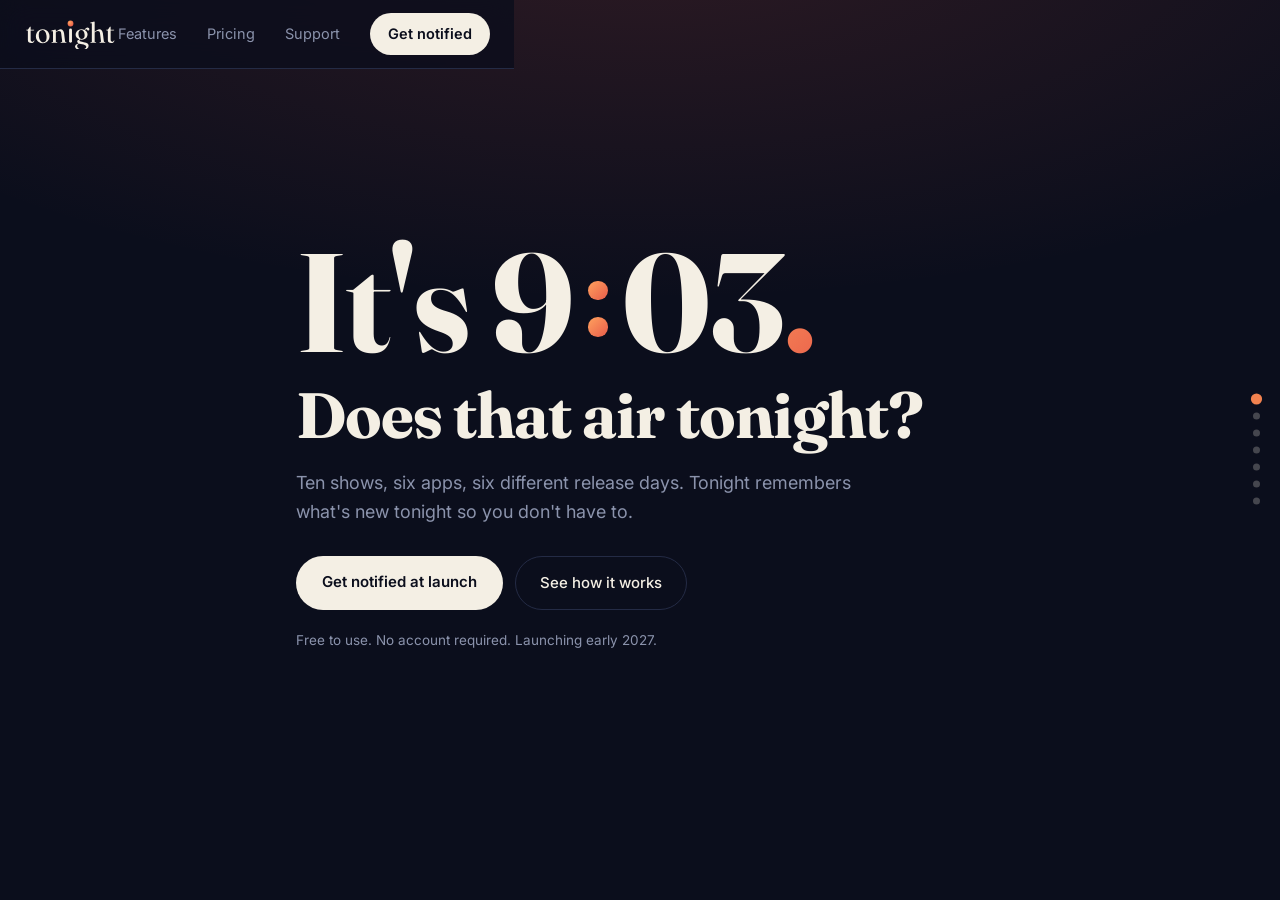
<file: index.html>
<!doctype html>
<html lang="en">
<head>
<meta charset="UTF-8" />
<meta name="viewport" content="width=device-width, initial-scale=1" />
<meta name="theme-color" content="#0B0E1C" />
<title>Tonight — It's 9:03 PM. Does that air tonight?</title>
<meta name="description" content="Tonight opens on what actually dropped for the shows you follow. Episode tracking, new releases, and where to watch — in one evening-shaped app." />
<link rel="icon" href="assets/icon.png" />
<link rel="preconnect" href="https://fonts.googleapis.com">
<link rel="preconnect" href="https://fonts.gstatic.com" crossorigin>
<link href="https://fonts.googleapis.com/css2?family=Fraunces:ital,opsz,wght@0,9..144,400;0,9..144,500;0,9..144,700;1,9..144,400&family=Inter:wght@400;500;600;700&display=swap" rel="stylesheet">
<link rel="stylesheet" href="style.css">
<style>
  /* ── Cinematic scroll-snap layer ──────────────────────────────────────
     Everything visual (color, type, spacing) still comes from style.css.
     This block only adds: full-viewport panels, snap behavior, the
     fixed header override, progress dots, and the reveal-on-enter
     animation for each panel's content. ─────────────────────────────── */

  header{ position:fixed; } /* sticky needs a scrolling ancestor; ours is #scroller, not the doc */

  .scroller{
    height:100vh;
    overflow-y:scroll;
    scroll-snap-type:y mandatory;
    scroll-behavior:smooth;
  }
  .panel{
    min-height:100vh;
    scroll-snap-align:start;
    scroll-snap-stop:always;
    display:flex;
    align-items:center;
  }
  .panel > .wrap{ width:100%; }
  .panel:first-of-type{ padding-top:60px; }
  @media (min-width:1024px){ .panel:first-of-type{ padding-top:68px; } }

  .panel .hero-title, .panel .hero-sub, .panel .hero-actions, .panel .hero-meta,
  .panel .stamp, .panel .beat-copy h2, .panel .beat-copy p, .panel .tag,
  .panel .phone, .panel .section-title, .panel .tiers,
  .panel .close-title, .panel .close-sub, .panel .capture, .panel .close-fine,
  .panel .foot-row{
    opacity:0;
    transform:translateY(22px);
  }
  .panel.in-view .hero-title, .panel.in-view .hero-sub, .panel.in-view .hero-actions, .panel.in-view .hero-meta,
  .panel.in-view .stamp, .panel.in-view .beat-copy h2, .panel.in-view .beat-copy p, .panel.in-view .tag,
  .panel.in-view .phone, .panel.in-view .section-title, .panel.in-view .tiers,
  .panel.in-view .close-title, .panel.in-view .close-sub, .panel.in-view .capture, .panel.in-view .close-fine,
  .panel.in-view .foot-row{
    opacity:1;
    transform:translateY(0);
    transition:opacity .7s ease, transform .7s cubic-bezier(.22,.9,.32,1);
  }
  .panel.in-view .stamp                          { transition-delay:.05s; }
  .panel.in-view .hero-title, .panel.in-view .beat-copy h2,
  .panel.in-view .section-title, .panel.in-view .close-title { transition-delay:.12s; }
  .panel.in-view .hero-sub, .panel.in-view .beat-copy p,
  .panel.in-view .close-sub                      { transition-delay:.2s; }
  .panel.in-view .tag, .panel.in-view .tiers      { transition-delay:.28s; }
  .panel.in-view .hero-actions, .panel.in-view .hero-meta,
  .panel.in-view .capture                        { transition-delay:.32s; }
  .panel.in-view .phone                          { transition-delay:.34s; }
  .panel.in-view .close-fine                     { transition-delay:.4s; }
  .panel.in-view .foot-row                       { transition-delay:.46s; }

  .progress{
    position:fixed; right:20px; top:50%; transform:translateY(-50%);
    display:flex; flex-direction:column; gap:10px; z-index:55;
  }
  .progress button{
    width:7px; height:7px; padding:0; border-radius:50%; border:none;
    background:rgba(244,239,228,.25); cursor:pointer;
    transition:background .3s ease, transform .3s ease;
  }
  .progress button.active{ background:var(--accent); transform:scale(1.6); }
  @media (max-width:640px){ .progress{ display:none; } }

  .close .foot-row{ margin-top:56px; padding-top:24px; border-top:1px solid var(--panel-line); }

  @media (prefers-reduced-motion:reduce){
    .scroller{ scroll-snap-type:none; overflow-y:visible; height:auto; }
    .panel{ min-height:auto; }
    .panel .hero-title,.panel .hero-sub,.panel .hero-actions,.panel .hero-meta,
    .panel .stamp,.panel .beat-copy h2,.panel .beat-copy p,.panel .tag,
    .panel .phone,.panel .section-title,.panel .tiers,
    .panel .close-title,.panel .close-sub,.panel .capture,.panel .close-fine,
    .panel .foot-row{ opacity:1!important; transform:none!important; transition:none!important; }
  }
</style>
</head>
<body>

<a class="skip" href="#main">Skip to content</a>

<svg width="0" height="0" style="position:absolute" aria-hidden="true">
  <symbol id="ps-cluster" viewBox="0 0 66 14">
    <rect x="0"  y="8"   width="3" height="4"   rx="1" fill="currentColor"/>
    <rect x="5"  y="6"   width="3" height="6"   rx="1" fill="currentColor"/>
    <rect x="10" y="4"   width="3" height="8"   rx="1" fill="currentColor"/>
    <rect x="15" y="2"   width="3" height="10"  rx="1" fill="currentColor"/>
    <path d="M23 6.2a7.2 7.2 0 0 1 9 0" stroke="currentColor" stroke-width="1.6" fill="none" stroke-linecap="round"/>
    <path d="M25.2 8.6a4 4 0 0 1 4.6 0" stroke="currentColor" stroke-width="1.6" fill="none" stroke-linecap="round"/>
    <circle cx="27.5" cy="11" r="1.2" fill="currentColor"/>
    <rect x="40" y="3" width="22" height="11" rx="3" stroke="currentColor" stroke-width="1.2" fill="none" opacity=".5" transform="translate(0,-1.5)"/>
    <rect x="41.6" y="4.6" width="13" height="7.8" rx="1.8" fill="currentColor" transform="translate(0,-1.5)"/>
    <path d="M63.4 5.6v3.2a1.8 1.8 0 0 0 0-3.2z" fill="currentColor" opacity=".5"/>
  </symbol>
</svg>

<header>
  <nav class="wrap">
    <a class="brand" href="#panel-0" data-jump="0" aria-label="Tonight home"><img class="brand-wordmark" src="assets/wordmark.svg" alt="Tonight" width="120" height="37"></a>
    <div class="nav-links">
      <a href="#panel-1" data-jump="1">Features</a>
      <a href="#panel-5" data-jump="5">Pricing</a>
      <a href="support.html">Support</a>
      <a class="nav-cta" href="#panel-6" data-jump="6">Get notified</a>
    </div>
  </nav>
</header>

<div class="progress" id="progress" role="tablist" aria-label="Section navigation"></div>

<div class="scroller" id="scroller">
<main id="main">

<!-- 9:03 -->
<section class="hero panel" id="panel-0">
  <div class="wrap hero-inner">
    <h1 class="hero-title">
      <span class="hero-lede">
        It's 9<span class="hero-colon"><span class="hero-dot"></span><span class="hero-dot"></span></span>03<span class="dot">.</span>
      </span>
      <span class="hero-payoff">Does that air tonight?</span>
    </h1>
    <p class="hero-sub">Ten shows, six apps, six different release days. Tonight remembers what's new tonight so you don't have to.</p>
    <div class="hero-actions">
      <a class="btn-primary" href="#panel-6" data-jump="6">Get notified at launch</a>
      <a class="btn-ghost" href="#panel-1" data-jump="1">See how it works</a>
    </div>
    <p class="hero-meta">Free to use. No account required. Launching early 2027.</p>
  </div>
</section>

<!-- 9:04 -->
<section class="beat beat--panel panel" id="panel-1">
  <div class="wrap beat-grid">
    <div class="beat-copy">
      <p class="stamp">9:04 PM</p>
      <h2>Four new episodes. Not four thousand titles.</h2>
      <p>Tonight opens on what actually dropped for the shows you follow, this evening, this week, and what you let slip. No digging through six release calendars to find out.</p>
      <p class="tag">Free</p>
    </div>
    <div class="beat-visual">
      <div class="phone" style="--w:292px;">
        <div class="phone-island" aria-hidden="true"></div>
        <div class="phone-status">
          <span class="ps-time">9:04</span>
          <svg class="ps-cluster" viewBox="0 0 66 14" aria-hidden="true"><use href="#ps-cluster"/></svg>
        </div>
        <div class="phone-screen">
          <img src="assets/shot-tonight.png" alt="Tonight's list of new episodes, with what's coming next on your watchlist below it." loading="lazy" width="540" height="1157">
        </div>
      </div>
    </div>
  </div>
</section>
  
<!-- 9:06 -->
<section class="beat panel" id="panel-2">
  <div class="wrap beat-grid beat-grid--flip">
    <div class="beat-copy">
      <p class="stamp">9:06 PM</p>
      <h2>Fourteen shows in progress. Tonight remembers every one.</h2>
      <p>Mark an episode, mark a season, it'll let you know when the next one airs. You'll never have to remember what you're watching, or forget that you were.</p>
      <p class="tag">Free</p>
    </div>
    <div class="beat-visual">
      <div class="phone" style="--w:292px;">
        <div class="phone-island" aria-hidden="true"></div>
        <div class="phone-status">
          <span class="ps-time">9:06</span>
          <svg class="ps-cluster" viewBox="0 0 66 14" aria-hidden="true"><use href="#ps-cluster"/></svg>
        </div>
        <div class="phone-screen">
          <img src="assets/shot-watchlist.png" alt="The Watchlist screen: 14 in progress, 109 completed, with American Horror Story queued up next." loading="lazy" width="540" height="1157">
        </div>
      </div>
    </div>
  </div>
</section>

<!-- 9:07 -->
<section class="beat beat--panel panel" id="panel-3">
  <div class="wrap beat-grid">
    <div class="beat-copy">
      <p class="stamp">9:07 PM</p>
      <h2>It's on one of the six you pay for.</h2>
      <p>Tell Tonight which services you have, and every show says where to watch it, yours first. No more opening three apps to find out the answer was the second one.</p>
      <p class="tag">Free</p>
    </div>
    <div class="beat-visual">
      <div class="phone" style="--w:292px;">
        <div class="phone-island" aria-hidden="true"></div>
        <div class="phone-status">
          <span class="ps-time">9:07</span>
          <svg class="ps-cluster" viewBox="0 0 66 14" aria-hidden="true"><use href="#ps-cluster"/></svg>
        </div>
        <div class="phone-screen">
          <img src="assets/shot-detail.png" alt="A show page with streaming availability, showing the service you already subscribe to first." loading="lazy" width="540" height="1157">
        </div>
      </div>
    </div>
  </div>
</section>

<!-- Later -->
<section class="beat beat--offclock panel" id="panel-4">
  <div class="wrap beat-grid beat-grid--flip">
    <div class="beat-copy">
      <p class="stamp stamp--soft">Later, when tonight's answer isn't enough.</p>
      <h2>When you're looking for that new favorite.</h2>
      <p>Recommendations built from what you've actually finished, not from what a studio paid to put in front of you. Trending, new releases, and shows that fit the evening you're in.</p>
      <p class="tag tag--premium">Tonight+</p>
    </div>
    <div class="beat-visual">
      <div class="phone" style="--w:292px;">
        <div class="phone-island" aria-hidden="true"></div>
        <div class="phone-status">
          <span class="ps-time">10:42</span>
          <svg class="ps-cluster" viewBox="0 0 66 14" aria-hidden="true"><use href="#ps-cluster"/></svg>
        </div>
        <div class="phone-screen">
          <img src="assets/shot-recs.png" alt="The Discover screen with personalized recommendations based on shows you've finished." loading="lazy" width="540" height="1157">
        </div>
      </div>
    </div>
  </div>
</section>

<!-- Pricing -->
<section class="pricing panel" id="panel-5">
  <div class="wrap">
    <p class="stamp stamp--center">Pricing</p>
    <h2 class="section-title">The evening part is free.</h2>
    <div class="tiers">
      <div class="tier">
        <p class="tier-name">Free</p>
        <p class="tier-price">$0<span>/forever</span></p>
        <ul class="tier-list">
          <li>Tonight's new episodes</li>
          <li>Episode &amp; season tracking</li>
          <li>Unlimited watchlist</li>
          <li>Streaming availability</li>
          <li>New releases &amp; trending</li>
          <li>No account required</li>
        </ul>
      </div>
      <div class="tier tier--premium">
        <p class="tier-name">Tonight+</p>
        <p class="tier-price">$2.99<span>/month</span> or $25.00<span>/year</span></p>
        <ul class="tier-list">
          <li>Everything in Free</li>
          <li>Recommendations built from your own history</li>
          <li>No ads. Your watch history is never sold or shared.</li>
          <li>More on the way</li>
        </ul>
      </div>
    </div>
  </div>
</section>

<!-- 9:11 -->
<section class="close panel" id="panel-6">
  <div class="wrap close-inner">
    <p class="stamp">9:11 PM</p>
    <h2 class="close-title">You're eight minutes in and already watching.</h2>
    <p class="close-sub">Tonight is coming to iPhone and Android in early 2027. Leave your email and we'll tell you the day it's live, nothing else, ever.</p>

    <form class="capture" action="https://formsubmit.co/ajax/support.tonight@gmail.com" method="post" data-capture>
      <label class="sr-only" for="email">Email address</label>
      <input id="email" name="email" type="email" required autocomplete="email" inputmode="email" placeholder="your@email.com">
      <input type="hidden" name="_subject" value="New Tonight signup">
      <input type="hidden" name="_template" value="table">
      <input type="hidden" name="_captcha" value="false">
      <input type="text" name="_gotcha" tabindex="-1" autocomplete="off" style="position:absolute;left:-9999px" aria-hidden="true">
      <button class="btn-primary" type="submit">Notify me</button>
    </form>
    <p class="capture-status" role="status" aria-live="polite"></p>
    <p class="close-fine">One email. No newsletter, no partners.</p>

    <div class="foot-row">
      <div class="foot-brand">
        <a href="index.html" aria-label="Tonight home">
          <img class="brand-wordmark" src="assets/wordmark.svg" alt="Tonight" width="90" height="28">
        </a>
      </div>
      <nav class="foot-links" aria-label="Footer">
        <a href="support.html">Support</a>
        <a href="privacy.html">Privacy Policy</a>
        <a href="terms.html">Terms of Service</a>
      </nav>
      <p class="foot-copy">&copy; 2026 Tonight. Show data from TMDB. Streaming data via JustWatch.</p>
    </div>
  </div>
</section>

</main>
</div>

<a class="sticky-cta" href="#panel-6" data-jump="6" data-sticky>Get notified</a>

<script>
(function () {
  var panels = Array.from(document.querySelectorAll('.panel'));
  var progressEl = document.getElementById('progress');

  var dots = panels.map(function (p, i) {
    var b = document.createElement('button');
    b.setAttribute('aria-label', 'Go to section ' + (i + 1));
    b.addEventListener('click', function () { jumpTo(i); });
    progressEl.appendChild(b);
    return b;
  });

  function jumpTo(idx) {
    if (idx < 0 || idx >= panels.length) return;
    panels[idx].scrollIntoView({ behavior: 'smooth', block: 'start' });
  }

  document.querySelectorAll('[data-jump]').forEach(function (el) {
    el.addEventListener('click', function (e) {
      e.preventDefault();
      jumpTo(parseInt(el.getAttribute('data-jump'), 10));
    });
  });

  if ('IntersectionObserver' in window) {
    var io = new IntersectionObserver(function (entries) {
      entries.forEach(function (entry) {
        var idx = panels.indexOf(entry.target);
        if (entry.isIntersecting) {
          entry.target.classList.add('in-view');
          dots.forEach(function (d, i) { d.classList.toggle('active', i === idx); });
        } else {
          entry.target.classList.remove('in-view');
        }
      });
    }, { threshold: 0.55 });
    panels.forEach(function (p) { io.observe(p); });
  } else {
    panels.forEach(function (p) { p.classList.add('in-view'); });
  }
})();

(function () {
  var cta = document.querySelector('[data-sticky]');
  var panels = Array.from(document.querySelectorAll('.panel'));
  var hero = panels[0];
  var close = panels[panels.length - 1];
  if (!cta || !hero || !close || !('IntersectionObserver' in window)) return;

  var pastHero = false, atClose = false;
  function sync() { cta.classList.toggle('is-on', pastHero && !atClose); }

  new IntersectionObserver(function (e) {
    pastHero = !e[0].isIntersecting; sync();
  }, { threshold: 0 }).observe(hero);

  new IntersectionObserver(function (e) {
    atClose = e[0].isIntersecting; sync();
  }, { threshold: 0.15 }).observe(close);
})();

(function () {
  var form = document.querySelector('[data-capture]');
  if (!form) return;
  var status = document.querySelector('.capture-status');

  form.addEventListener('submit', function (e) {
    e.preventDefault();
    form.setAttribute('data-busy', '');
    status.className = 'capture-status';
    status.textContent = 'One moment…';

    fetch(form.action, {
      method: 'POST',
      body: new FormData(form),
      headers: { accept: 'application/json' }
    })
      .then(function (r) { return r.json().catch(function () { return { success: r.ok ? 'true' : 'false' }; }); })
      .then(function (d) {
        if (d.success !== 'true' && d.success !== true) throw new Error(d.message || 'Something went wrong.');
        form.hidden = true;
        status.className = 'capture-status is-ok';
        status.textContent = "You're on the list. We'll email you the day it's live.";
      })
      .catch(function (err) {
        status.className = 'capture-status is-err';
        status.textContent = err.message || "Couldn't sign you up — try again in a moment.";
      })
      .finally(function () { form.removeAttribute('data-busy'); });
  });
})();
</script>

</body>
</html>
</file>
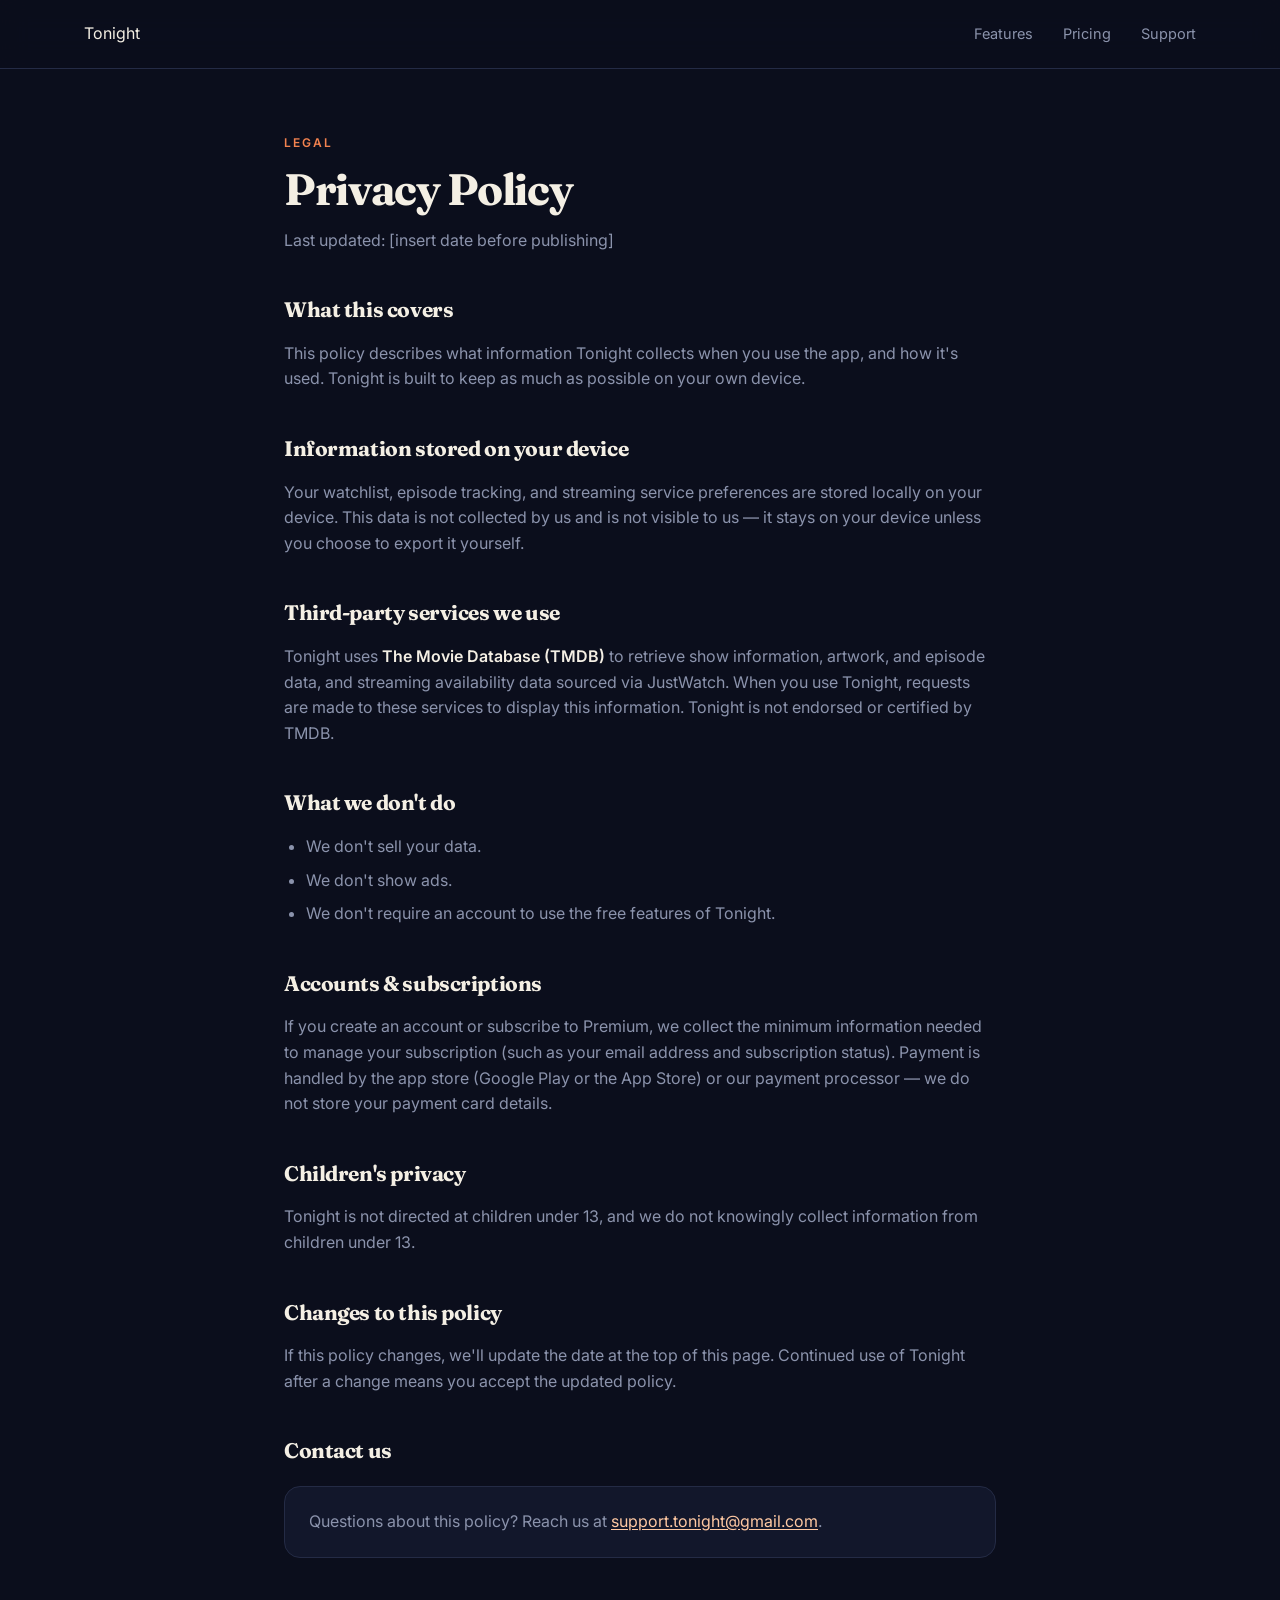
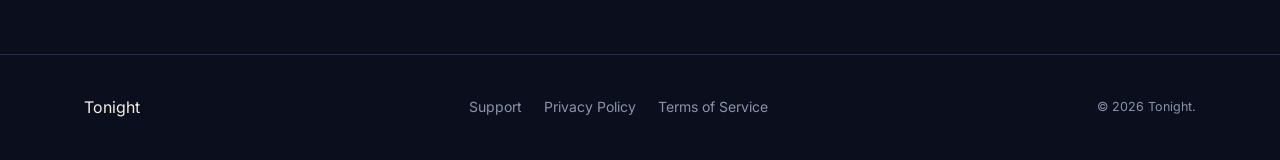
<file: privacy-1.html>
<!doctype html>
<html lang="en">
<head>
<meta charset="UTF-8" />
<meta name="viewport" content="width=device-width, initial-scale=1" />
<title>Privacy Policy — Tonight</title>
<link rel="icon" href="data:image/svg+xml,%3Csvg xmlns='http://www.w3.org/2000/svg' viewBox='0 0 100 100'%3E%3Cdefs%3E%3ClinearGradient id='g' x1='0' y1='0' x2='1' y2='1'%3E%3Cstop offset='0' stop-color='%23F5A85A'/%3E%3Cstop offset='1' stop-color='%23E8664B'/%3E%3C/linearGradient%3E%3C/defs%3E%3Crect width='100' height='100' rx='22' fill='%230B0E1C'/%3E%3Ccircle cx='50' cy='50' r='26' fill='url(%23g)'/%3E%3C/svg%3E" />
<link rel="preconnect" href="https://fonts.googleapis.com">
<link rel="preconnect" href="https://fonts.gstatic.com" crossorigin>
<link href="https://fonts.googleapis.com/css2?family=Fraunces:opsz,wght@9..144,400;9..144,500;9..144,600&family=Inter:wght@400;500;600&display=swap" rel="stylesheet">
<link rel="stylesheet" href="style.css">
</head>
<body>

<header>
  <nav class="wrap">
    <a class="brand" href="index.html">Tonight<span class="dot dot-live"></span></a>
    <div class="nav-links">
      <a href="index.html#features">Features</a>
      <a href="index.html#pricing">Pricing</a>
      <a href="support.html">Support</a>
    </div>
  </nav>
</header>

<section class="wrap legal">
  <div class="kicker">Legal</div>
  <h1>Privacy Policy</h1>
  <p class="updated">Last updated: [insert date before publishing]</p>

  <!--
    DRAFT NOTICE (remove before publishing): this is a starting template,
    not legal advice. Have it reviewed before it goes live, and keep it
    in sync with what the app actually collects as that changes —
    especially once accounts, subscriptions, or push notifications ship.
  -->

  <h2>What this covers</h2>
  <p>This policy describes what information Tonight collects when you use the app, and how it's used. Tonight is built to keep as much as possible on your own device.</p>

  <h2>Information stored on your device</h2>
  <p>Your watchlist, episode tracking, and streaming service preferences are stored locally on your device. This data is not collected by us and is not visible to us — it stays on your device unless you choose to export it yourself.</p>

  <h2>Third-party services we use</h2>
  <p>Tonight uses <strong>The Movie Database (TMDB)</strong> to retrieve show information, artwork, and episode data, and streaming availability data sourced via JustWatch. When you use Tonight, requests are made to these services to display this information. Tonight is not endorsed or certified by TMDB.</p>

  <h2>What we don't do</h2>
  <ul>
    <li>We don't sell your data.</li>
    <li>We don't show ads.</li>
    <li>We don't require an account to use the free features of Tonight.</li>
  </ul>

  <h2>Accounts &amp; subscriptions</h2>
  <p>If you create an account or subscribe to Premium, we collect the minimum information needed to manage your subscription (such as your email address and subscription status). Payment is handled by the app store (Google Play or the App Store) or our payment processor — we do not store your payment card details.</p>

  <h2>Children's privacy</h2>
  <p>Tonight is not directed at children under 13, and we do not knowingly collect information from children under 13.</p>

  <h2>Changes to this policy</h2>
  <p>If this policy changes, we'll update the date at the top of this page. Continued use of Tonight after a change means you accept the updated policy.</p>

  <h2>Contact us</h2>
  <div class="support-card">
    <p style="margin-bottom:0;">Questions about this policy? Reach us at <a href="mailto:support.tonight@gmail.com">support.tonight@gmail.com</a>.</p>
  </div>
</section>

<footer>
  <div class="wrap foot-row">
    <div class="foot-brand">
      <span class="dot"></span>
      <span class="foot-word">Tonight</span>
    </div>
    <div class="foot-links">
      <a href="support.html">Support</a>
      <a href="privacy.html">Privacy Policy</a>
      <a href="terms.html">Terms of Service</a>
    </div>
    <p class="foot-copy">&copy; 2026 Tonight.</p>
  </div>
</footer>

</body>
</html>
</file>
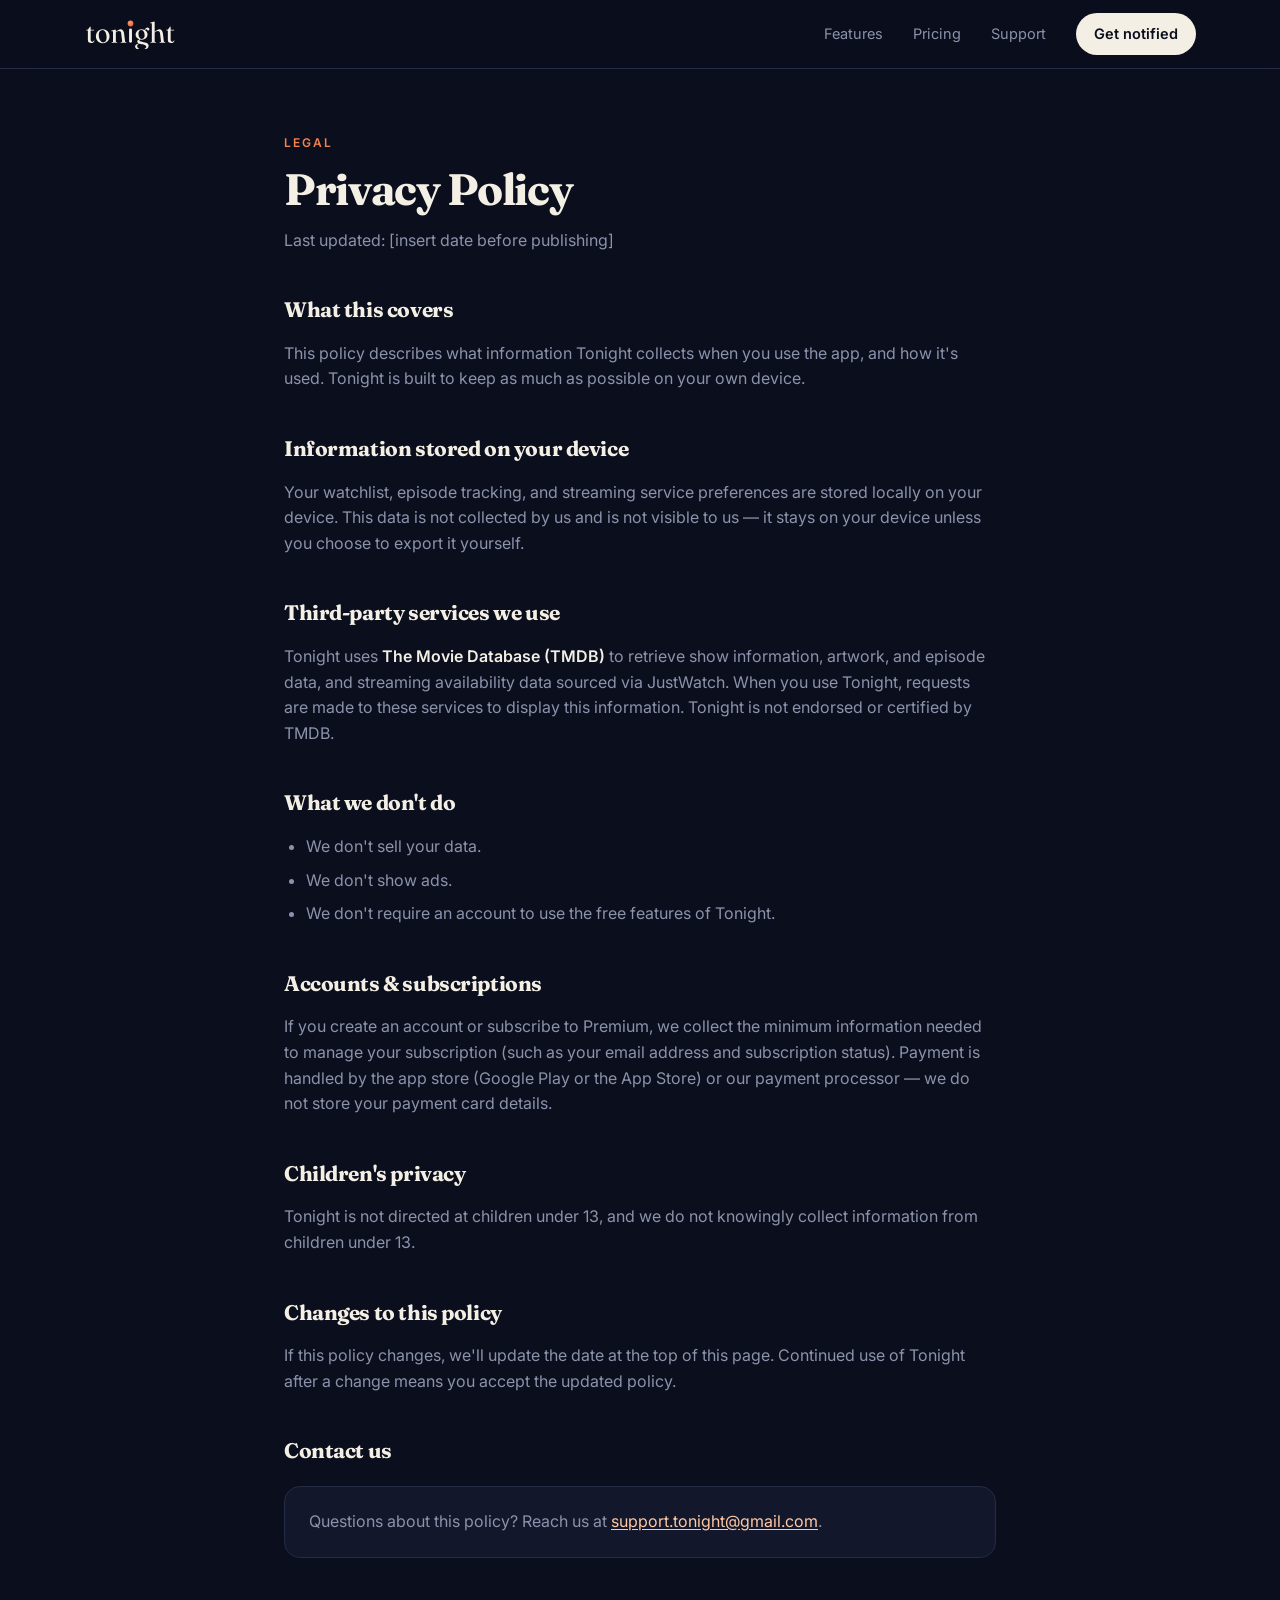
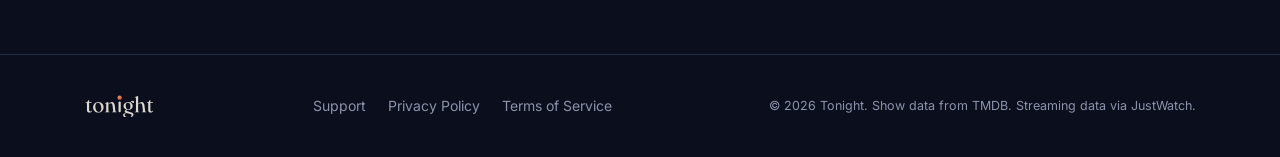
<file: privacy.html>
<!doctype html>
<html lang="en">
<head>
<meta charset="UTF-8" />
<meta name="viewport" content="width=device-width, initial-scale=1" />
<meta name="theme-color" content="#0B0E1C" />
<title>Privacy Policy — Tonight</title>
<link rel="icon" href="assets/icon.png" />
<link rel="preconnect" href="https://fonts.googleapis.com">
<link rel="preconnect" href="https://fonts.gstatic.com" crossorigin>
<link href="https://fonts.googleapis.com/css2?family=Fraunces:ital,opsz,wght@0,9..144,400;0,9..144,500;0,9..144,700;1,9..144,400&family=Inter:wght@400;500;600;700&display=swap" rel="stylesheet">
<link rel="stylesheet" href="style.css">
</head>
<body>

<a class="skip" href="#legal-main">Skip to content</a>

<header>
  <nav class="wrap">
    <a class="brand" href="index.html" aria-label="Tonight home"><img class="brand-wordmark" src="assets/wordmark.svg" alt="Tonight" width="120" height="37"></a>
    <div class="nav-links">
      <a href="index.html#beat-0904">Features</a>
      <a href="index.html#pricing">Pricing</a>
      <a href="support.html">Support</a>
      <a class="nav-cta" href="index.html#notify">Get notified</a>
    </div>
  </nav>
</header>

<section class="wrap legal" id="legal-main">
  <div class="kicker">Legal</div>
  <h1>Privacy Policy</h1>
  <p class="updated">Last updated: [insert date before publishing]</p>

  <!--
    DRAFT NOTICE (remove before publishing): this is a starting template,
    not legal advice. Have it reviewed before it goes live, and keep it
    in sync with what the app actually collects as that changes —
    especially once accounts, subscriptions, or push notifications ship.
  -->

  <h2>What this covers</h2>
  <p>This policy describes what information Tonight collects when you use the app, and how it's used. Tonight is built to keep as much as possible on your own device.</p>

  <h2>Information stored on your device</h2>
  <p>Your watchlist, episode tracking, and streaming service preferences are stored locally on your device. This data is not collected by us and is not visible to us — it stays on your device unless you choose to export it yourself.</p>

  <h2>Third-party services we use</h2>
  <p>Tonight uses <strong>The Movie Database (TMDB)</strong> to retrieve show information, artwork, and episode data, and streaming availability data sourced via JustWatch. When you use Tonight, requests are made to these services to display this information. Tonight is not endorsed or certified by TMDB.</p>

  <h2>What we don't do</h2>
  <ul>
    <li>We don't sell your data.</li>
    <li>We don't show ads.</li>
    <li>We don't require an account to use the free features of Tonight.</li>
  </ul>

  <h2>Accounts &amp; subscriptions</h2>
  <p>If you create an account or subscribe to Premium, we collect the minimum information needed to manage your subscription (such as your email address and subscription status). Payment is handled by the app store (Google Play or the App Store) or our payment processor — we do not store your payment card details.</p>

  <h2>Children's privacy</h2>
  <p>Tonight is not directed at children under 13, and we do not knowingly collect information from children under 13.</p>

  <h2>Changes to this policy</h2>
  <p>If this policy changes, we'll update the date at the top of this page. Continued use of Tonight after a change means you accept the updated policy.</p>

  <h2>Contact us</h2>
  <div class="support-card">
    <p style="margin-bottom:0;">Questions about this policy? Reach us at <a href="mailto:support.tonight@gmail.com">support.tonight@gmail.com</a>.</p>
  </div>
</section>

<footer>
  <div class="wrap foot-row">
    <div class="foot-brand">
      <a href="index.html" aria-label="Tonight home">
        <img class="brand-wordmark" src="assets/wordmark.svg" alt="Tonight" width="90" height="28">
      </a>
    </div>
    <nav class="foot-links" aria-label="Footer">
      <a href="support.html">Support</a>
      <a href="privacy.html">Privacy Policy</a>
      <a href="terms.html">Terms of Service</a>
    </nav>
    <p class="foot-copy">&copy; 2026 Tonight. Show data from TMDB. Streaming data via JustWatch.</p>
  </div>
</footer>

</body>
</html>
</file>
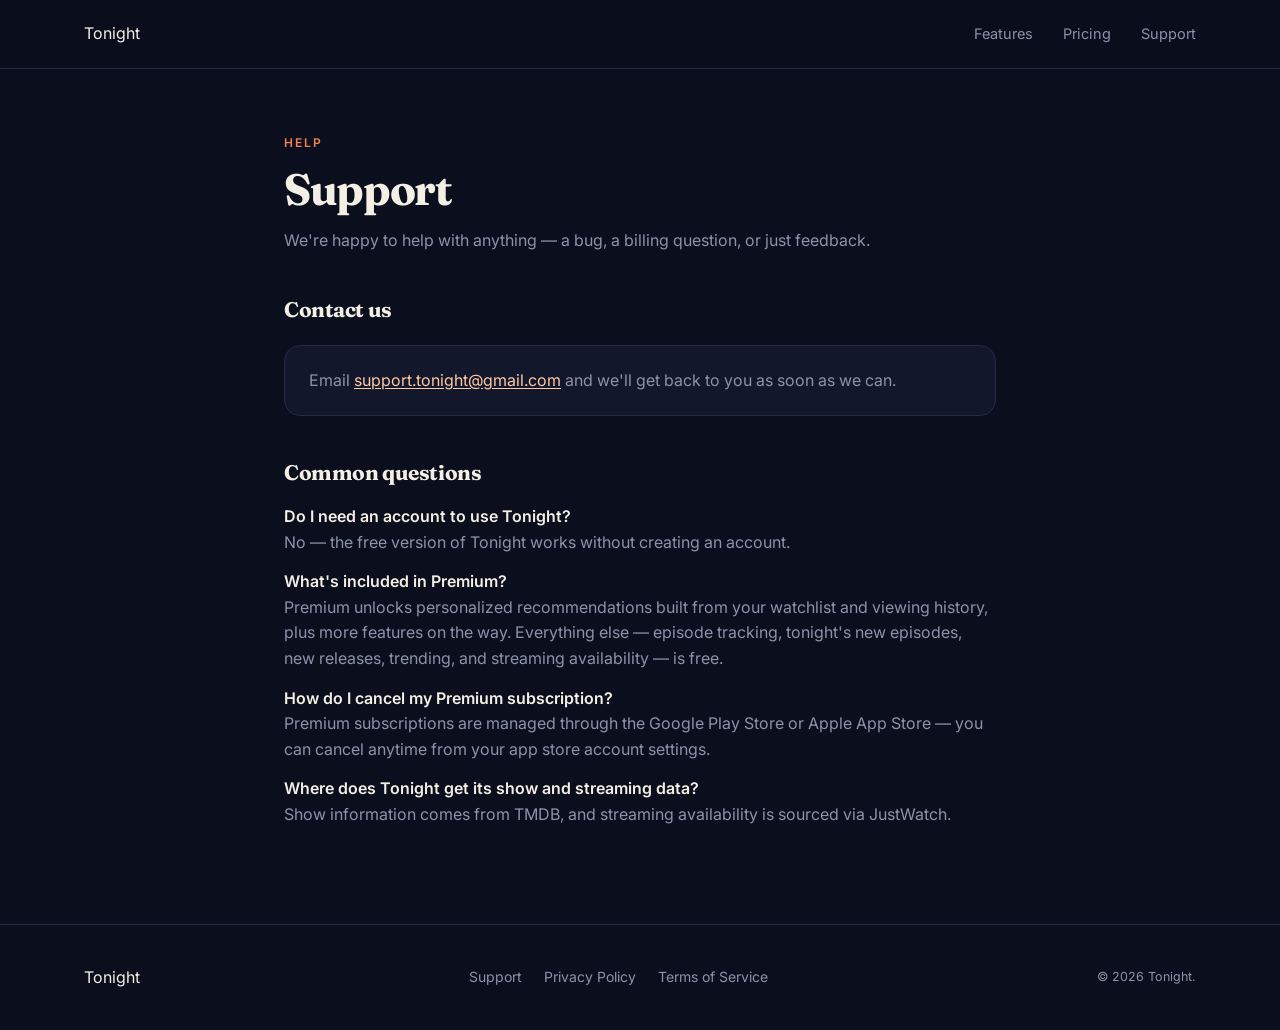
<file: support-1.html>
<!doctype html>
<html lang="en">
<head>
<meta charset="UTF-8" />
<meta name="viewport" content="width=device-width, initial-scale=1" />
<title>Support — Tonight</title>
<link rel="icon" href="data:image/svg+xml,%3Csvg xmlns='http://www.w3.org/2000/svg' viewBox='0 0 100 100'%3E%3Cdefs%3E%3ClinearGradient id='g' x1='0' y1='0' x2='1' y2='1'%3E%3Cstop offset='0' stop-color='%23F5A85A'/%3E%3Cstop offset='1' stop-color='%23E8664B'/%3E%3C/linearGradient%3E%3C/defs%3E%3Crect width='100' height='100' rx='22' fill='%230B0E1C'/%3E%3Ccircle cx='50' cy='50' r='26' fill='url(%23g)'/%3E%3C/svg%3E" />
<link rel="preconnect" href="https://fonts.googleapis.com">
<link rel="preconnect" href="https://fonts.gstatic.com" crossorigin>
<link href="https://fonts.googleapis.com/css2?family=Fraunces:opsz,wght@9..144,400;9..144,500;9..144,600&family=Inter:wght@400;500;600&display=swap" rel="stylesheet">
<link rel="stylesheet" href="style.css">
</head>
<body>

<header>
  <nav class="wrap">
    <a class="brand" href="index.html">Tonight<span class="dot dot-live"></span></a>
    <div class="nav-links">
      <a href="index.html#features">Features</a>
      <a href="index.html#pricing">Pricing</a>
      <a href="support.html">Support</a>
    </div>
  </nav>
</header>

<section class="wrap legal">
  <div class="kicker">Help</div>
  <h1>Support</h1>
  <p class="updated">We're happy to help with anything — a bug, a billing question, or just feedback.</p>

  <h2>Contact us</h2>
  <div class="support-card">
    <p style="margin-bottom:0;">Email <a href="mailto:support.tonight@gmail.com">support.tonight@gmail.com</a> and we'll get back to you as soon as we can.</p>
  </div>

  <h2>Common questions</h2>
  <p><strong>Do I need an account to use Tonight?</strong><br>No — the free version of Tonight works without creating an account.</p>
  <p><strong>What's included in Premium?</strong><br>Premium unlocks personalized recommendations built from your watchlist and viewing history, plus more features on the way. Everything else — episode tracking, tonight's new episodes, new releases, trending, and streaming availability — is free.</p>
  <p><strong>How do I cancel my Premium subscription?</strong><br>Premium subscriptions are managed through the Google Play Store or Apple App Store — you can cancel anytime from your app store account settings.</p>
  <p><strong>Where does Tonight get its show and streaming data?</strong><br>Show information comes from TMDB, and streaming availability is sourced via JustWatch.</p>

</section>

<footer>
  <div class="wrap foot-row">
    <div class="foot-brand">
      <span class="dot"></span>
      <span class="foot-word">Tonight</span>
    </div>
    <div class="foot-links">
      <a href="support.html">Support</a>
      <a href="privacy.html">Privacy Policy</a>
      <a href="terms.html">Terms of Service</a>
    </div>
    <p class="foot-copy">&copy; 2026 Tonight.</p>
  </div>
</footer>

</body>
</html>
</file>
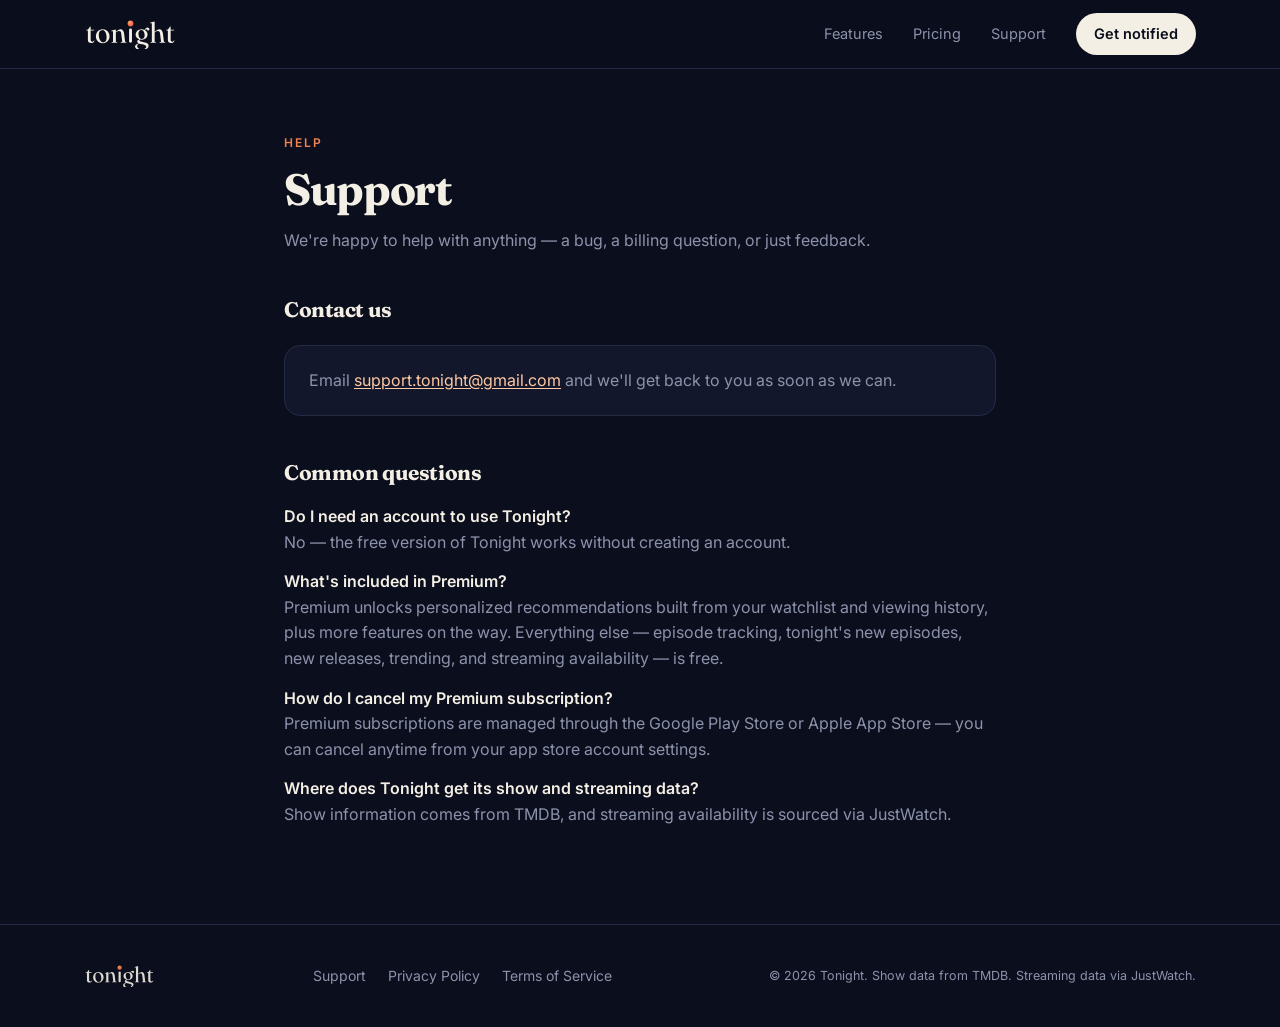
<file: support.html>
<!doctype html>
<html lang="en">
<head>
<meta charset="UTF-8" />
<meta name="viewport" content="width=device-width, initial-scale=1" />
<meta name="theme-color" content="#0B0E1C" />
<title>Support — Tonight</title>
<link rel="icon" href="assets/icon.png" />
<link rel="preconnect" href="https://fonts.googleapis.com">
<link rel="preconnect" href="https://fonts.gstatic.com" crossorigin>
<link href="https://fonts.googleapis.com/css2?family=Fraunces:ital,opsz,wght@0,9..144,400;0,9..144,500;0,9..144,700;1,9..144,400&family=Inter:wght@400;500;600;700&display=swap" rel="stylesheet">
<link rel="stylesheet" href="style.css">
</head>
<body>

<a class="skip" href="#legal-main">Skip to content</a>

<header>
  <nav class="wrap">
    <a class="brand" href="index.html" aria-label="Tonight home"><img class="brand-wordmark" src="assets/wordmark.svg" alt="Tonight" width="120" height="37"></a>
    <div class="nav-links">
      <a href="index.html#beat-0904">Features</a>
      <a href="index.html#pricing">Pricing</a>
      <a href="support.html">Support</a>
      <a class="nav-cta" href="index.html#notify">Get notified</a>
    </div>
  </nav>
</header>

<section class="wrap legal" id="legal-main">
  <div class="kicker">Help</div>
  <h1>Support</h1>
  <p class="updated">We're happy to help with anything — a bug, a billing question, or just feedback.</p>

  <h2>Contact us</h2>
  <div class="support-card">
    <p style="margin-bottom:0;">Email <a href="mailto:support.tonight@gmail.com">support.tonight@gmail.com</a> and we'll get back to you as soon as we can.</p>
  </div>

  <h2>Common questions</h2>
  <p><strong>Do I need an account to use Tonight?</strong><br>No — the free version of Tonight works without creating an account.</p>
  <p><strong>What's included in Premium?</strong><br>Premium unlocks personalized recommendations built from your watchlist and viewing history, plus more features on the way. Everything else — episode tracking, tonight's new episodes, new releases, trending, and streaming availability — is free.</p>
  <p><strong>How do I cancel my Premium subscription?</strong><br>Premium subscriptions are managed through the Google Play Store or Apple App Store — you can cancel anytime from your app store account settings.</p>
  <p><strong>Where does Tonight get its show and streaming data?</strong><br>Show information comes from TMDB, and streaming availability is sourced via JustWatch.</p>
</section>

<footer>
  <div class="wrap foot-row">
    <div class="foot-brand">
      <a href="index.html" aria-label="Tonight home">
        <img class="brand-wordmark" src="assets/wordmark.svg" alt="Tonight" width="90" height="28">
      </a>
    </div>
    <nav class="foot-links" aria-label="Footer">
      <a href="support.html">Support</a>
      <a href="privacy.html">Privacy Policy</a>
      <a href="terms.html">Terms of Service</a>
    </nav>
    <p class="foot-copy">&copy; 2026 Tonight. Show data from TMDB. Streaming data via JustWatch.</p>
  </div>
</footer>

</body>
</html>
</file>
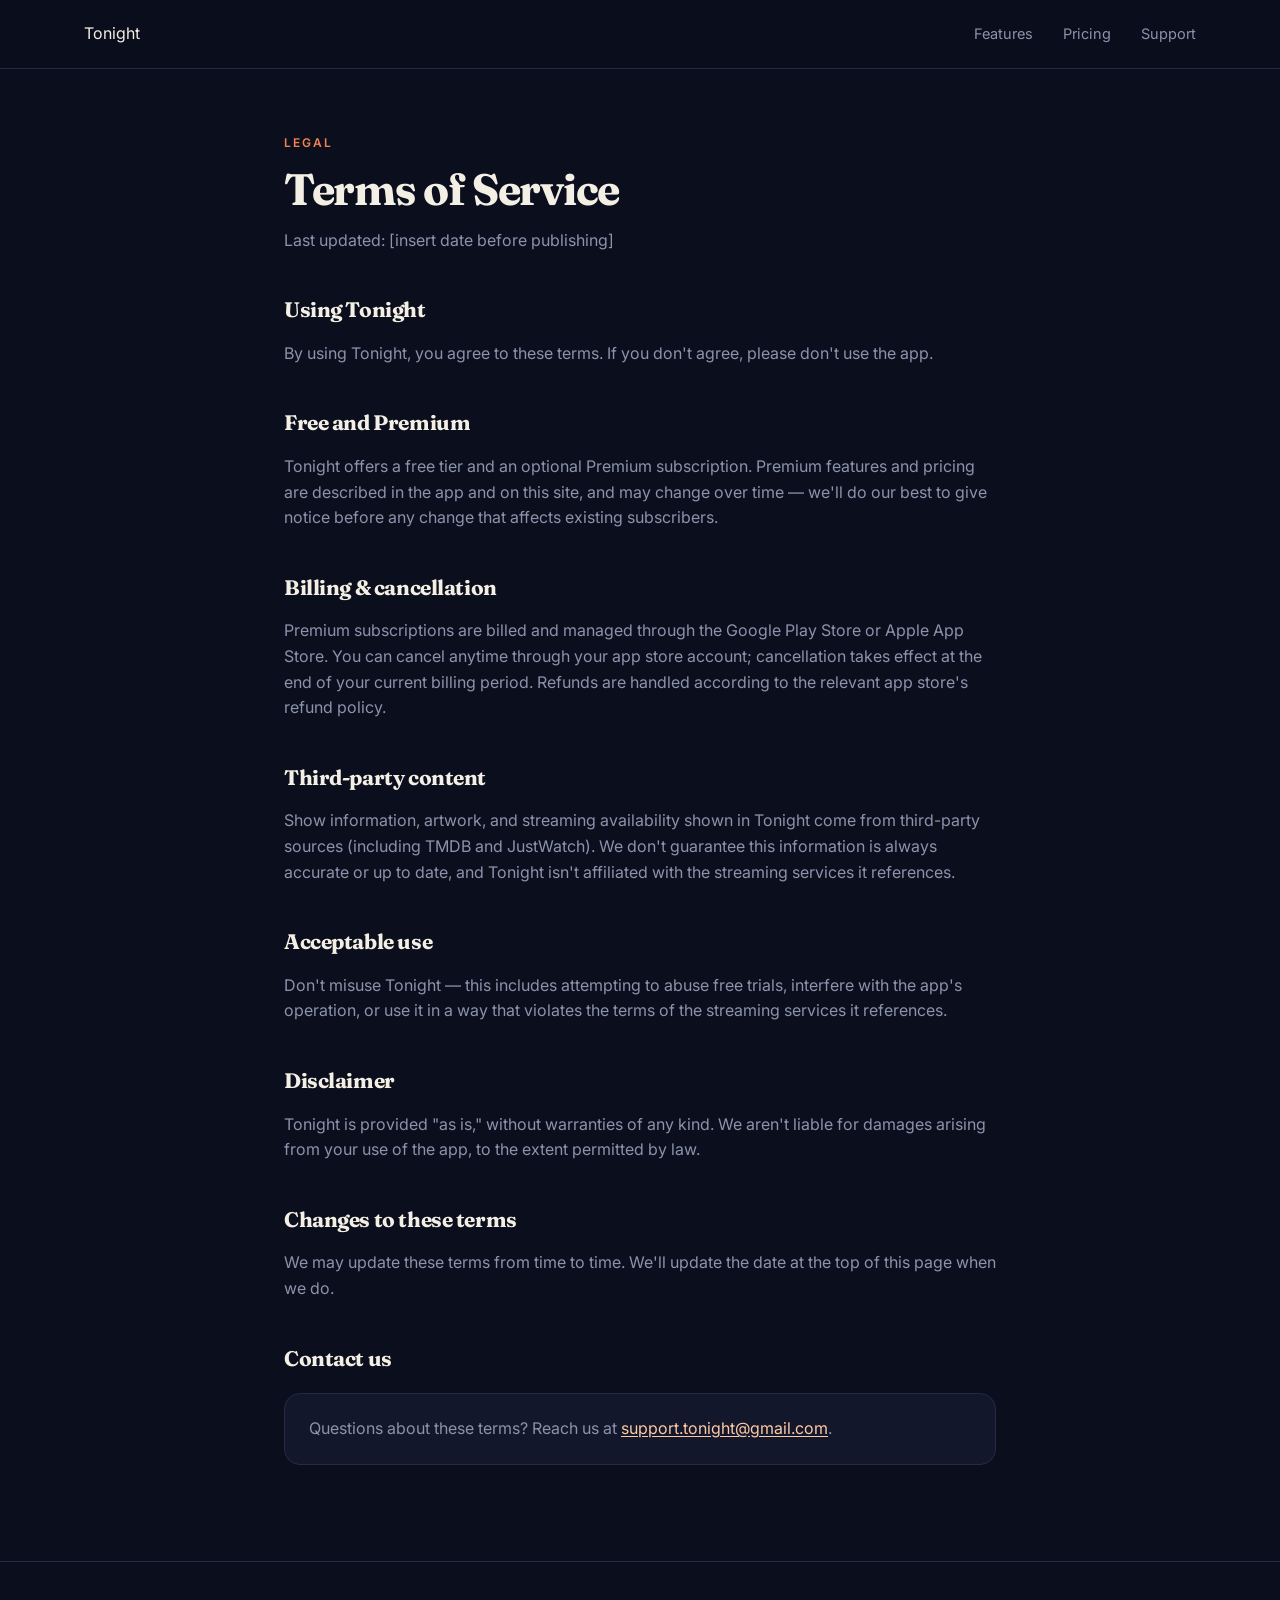
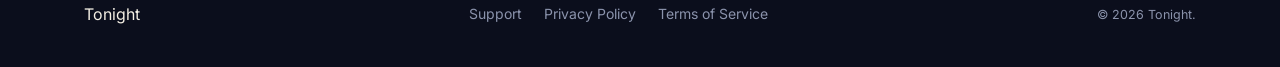
<file: terms-1.html>
<!doctype html>
<html lang="en">
<head>
<meta charset="UTF-8" />
<meta name="viewport" content="width=device-width, initial-scale=1" />
<title>Terms of Service — Tonight</title>
<link rel="icon" href="data:image/svg+xml,%3Csvg xmlns='http://www.w3.org/2000/svg' viewBox='0 0 100 100'%3E%3Cdefs%3E%3ClinearGradient id='g' x1='0' y1='0' x2='1' y2='1'%3E%3Cstop offset='0' stop-color='%23F5A85A'/%3E%3Cstop offset='1' stop-color='%23E8664B'/%3E%3C/linearGradient%3E%3C/defs%3E%3Crect width='100' height='100' rx='22' fill='%230B0E1C'/%3E%3Ccircle cx='50' cy='50' r='26' fill='url(%23g)'/%3E%3C/svg%3E" />
<link rel="preconnect" href="https://fonts.googleapis.com">
<link rel="preconnect" href="https://fonts.gstatic.com" crossorigin>
<link href="https://fonts.googleapis.com/css2?family=Fraunces:opsz,wght@9..144,400;9..144,500;9..144,600&family=Inter:wght@400;500;600&display=swap" rel="stylesheet">
<link rel="stylesheet" href="style.css">
</head>
<body>

<header>
  <nav class="wrap">
    <a class="brand" href="index.html">Tonight<span class="dot dot-live"></span></a>
    <div class="nav-links">
      <a href="index.html#features">Features</a>
      <a href="index.html#pricing">Pricing</a>
      <a href="support.html">Support</a>
    </div>
  </nav>
</header>

<section class="wrap legal">
  <div class="kicker">Legal</div>
  <h1>Terms of Service</h1>
  <p class="updated">Last updated: [insert date before publishing]</p>

  <!--
    DRAFT NOTICE (remove before publishing): this is a starting template,
    not legal advice. Have it reviewed before it goes live, and update the
    billing/cancellation section once real pricing and a payment
    processor are finalized.
  -->

  <h2>Using Tonight</h2>
  <p>By using Tonight, you agree to these terms. If you don't agree, please don't use the app.</p>

  <h2>Free and Premium</h2>
  <p>Tonight offers a free tier and an optional Premium subscription. Premium features and pricing are described in the app and on this site, and may change over time — we'll do our best to give notice before any change that affects existing subscribers.</p>

  <h2>Billing &amp; cancellation</h2>
  <p>Premium subscriptions are billed and managed through the Google Play Store or Apple App Store. You can cancel anytime through your app store account; cancellation takes effect at the end of your current billing period. Refunds are handled according to the relevant app store's refund policy.</p>

  <h2>Third-party content</h2>
  <p>Show information, artwork, and streaming availability shown in Tonight come from third-party sources (including TMDB and JustWatch). We don't guarantee this information is always accurate or up to date, and Tonight isn't affiliated with the streaming services it references.</p>

  <h2>Acceptable use</h2>
  <p>Don't misuse Tonight — this includes attempting to abuse free trials, interfere with the app's operation, or use it in a way that violates the terms of the streaming services it references.</p>

  <h2>Disclaimer</h2>
  <p>Tonight is provided "as is," without warranties of any kind. We aren't liable for damages arising from your use of the app, to the extent permitted by law.</p>

  <h2>Changes to these terms</h2>
  <p>We may update these terms from time to time. We'll update the date at the top of this page when we do.</p>

  <h2>Contact us</h2>
  <div class="support-card">
    <p style="margin-bottom:0;">Questions about these terms? Reach us at <a href="mailto:support.tonight@gmail.com">support.tonight@gmail.com</a>.</p>
  </div>
</section>

<footer>
  <div class="wrap foot-row">
    <div class="foot-brand">
      <span class="dot"></span>
      <span class="foot-word">Tonight</span>
    </div>
    <div class="foot-links">
      <a href="support.html">Support</a>
      <a href="privacy.html">Privacy Policy</a>
      <a href="terms.html">Terms of Service</a>
    </div>
    <p class="foot-copy">&copy; 2026 Tonight.</p>
  </div>
</footer>

</body>
</html>
</file>
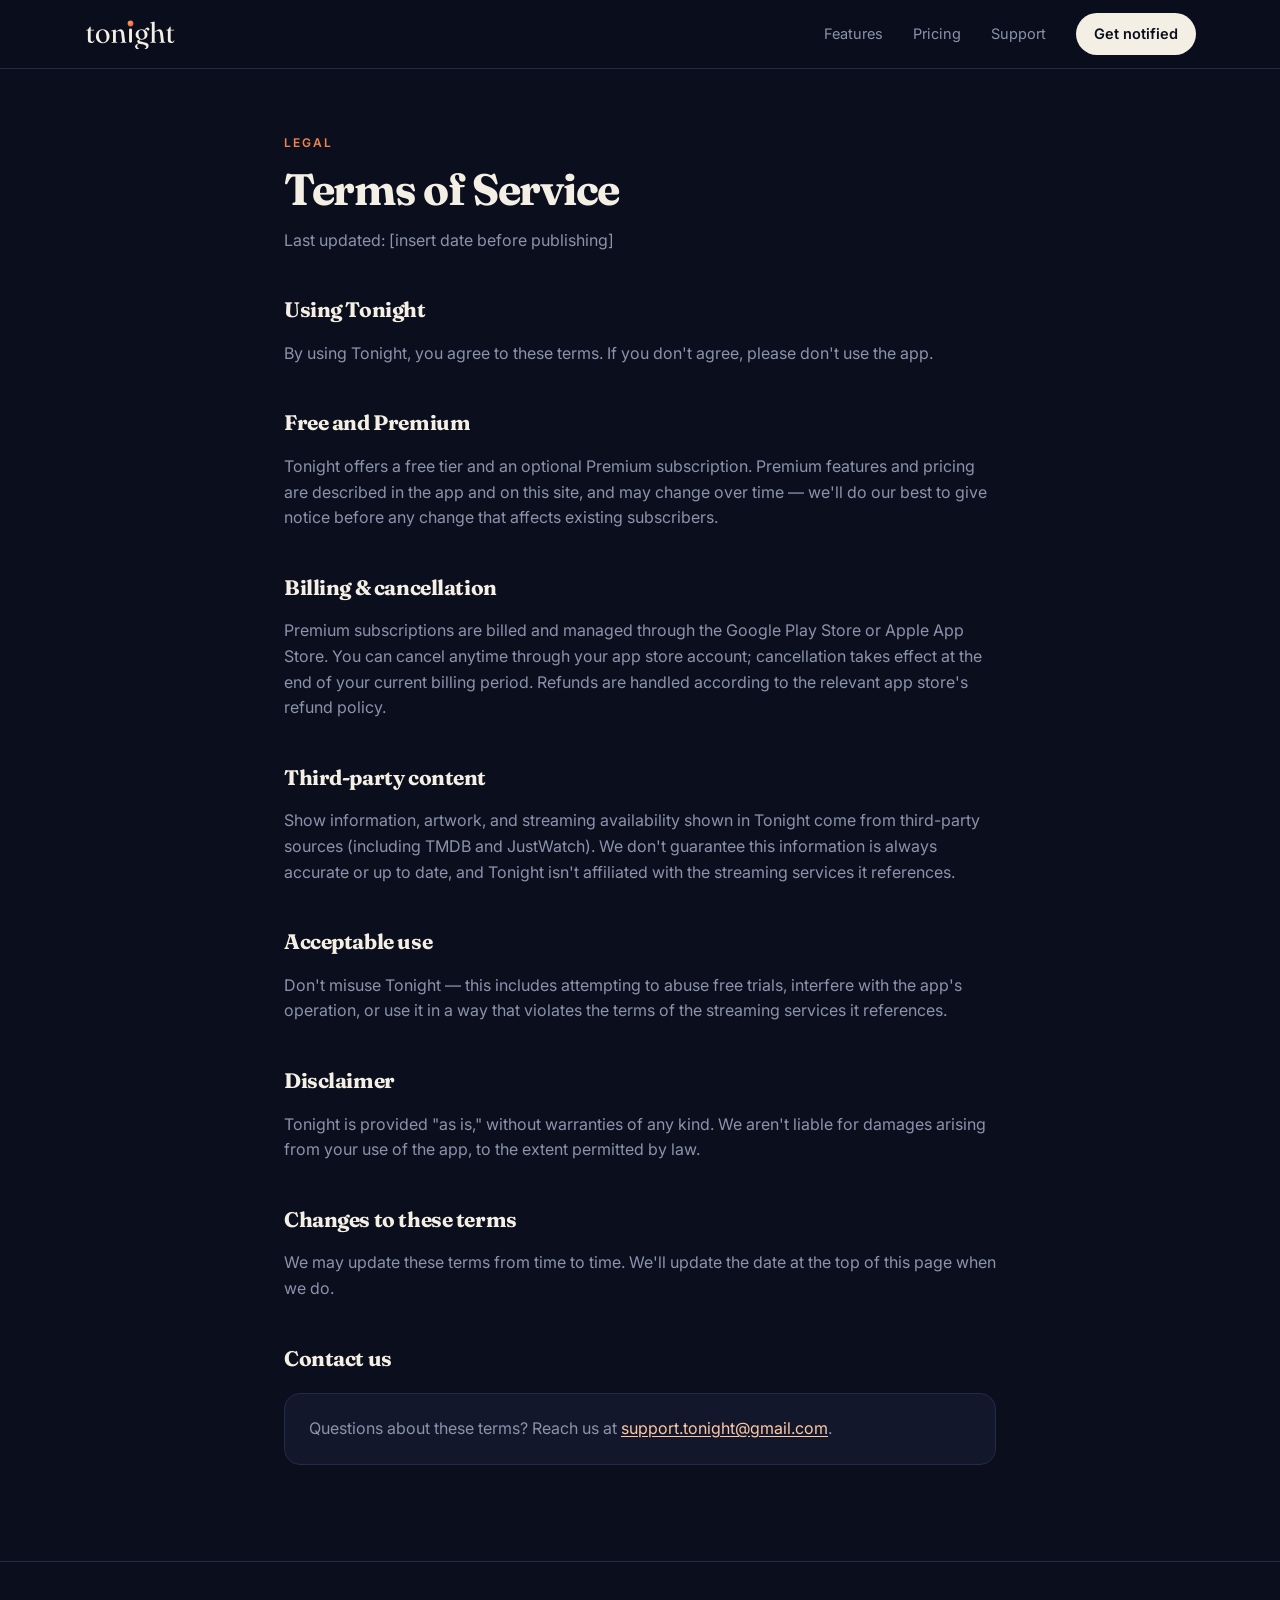
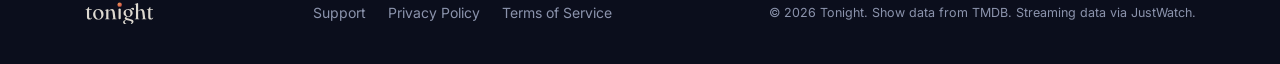
<file: terms.html>
<!doctype html>
<html lang="en">
<head>
<meta charset="UTF-8" />
<meta name="viewport" content="width=device-width, initial-scale=1" />
<meta name="theme-color" content="#0B0E1C" />
<title>Terms of Service — Tonight</title>
<link rel="icon" href="assets/icon.png" />
<link rel="preconnect" href="https://fonts.googleapis.com">
<link rel="preconnect" href="https://fonts.gstatic.com" crossorigin>
<link href="https://fonts.googleapis.com/css2?family=Fraunces:ital,opsz,wght@0,9..144,400;0,9..144,500;0,9..144,700;1,9..144,400&family=Inter:wght@400;500;600;700&display=swap" rel="stylesheet">
<link rel="stylesheet" href="style.css">
</head>
<body>

<a class="skip" href="#legal-main">Skip to content</a>

<header>
  <nav class="wrap">
    <a class="brand" href="index.html" aria-label="Tonight home"><img class="brand-wordmark" src="assets/wordmark.svg" alt="Tonight" width="120" height="37"></a>
    <div class="nav-links">
      <a href="index.html#beat-0904">Features</a>
      <a href="index.html#pricing">Pricing</a>
      <a href="support.html">Support</a>
      <a class="nav-cta" href="index.html#notify">Get notified</a>
    </div>
  </nav>
</header>

<section class="wrap legal" id="legal-main">
  <div class="kicker">Legal</div>
  <h1>Terms of Service</h1>
  <p class="updated">Last updated: [insert date before publishing]</p>

  <!--
    DRAFT NOTICE (remove before publishing): this is a starting template,
    not legal advice. Have it reviewed before it goes live, and update the
    billing/cancellation section once real pricing and a payment
    processor are finalized.
  -->

  <h2>Using Tonight</h2>
  <p>By using Tonight, you agree to these terms. If you don't agree, please don't use the app.</p>

  <h2>Free and Premium</h2>
  <p>Tonight offers a free tier and an optional Premium subscription. Premium features and pricing are described in the app and on this site, and may change over time — we'll do our best to give notice before any change that affects existing subscribers.</p>

  <h2>Billing &amp; cancellation</h2>
  <p>Premium subscriptions are billed and managed through the Google Play Store or Apple App Store. You can cancel anytime through your app store account; cancellation takes effect at the end of your current billing period. Refunds are handled according to the relevant app store's refund policy.</p>

  <h2>Third-party content</h2>
  <p>Show information, artwork, and streaming availability shown in Tonight come from third-party sources (including TMDB and JustWatch). We don't guarantee this information is always accurate or up to date, and Tonight isn't affiliated with the streaming services it references.</p>

  <h2>Acceptable use</h2>
  <p>Don't misuse Tonight — this includes attempting to abuse free trials, interfere with the app's operation, or use it in a way that violates the terms of the streaming services it references.</p>

  <h2>Disclaimer</h2>
  <p>Tonight is provided "as is," without warranties of any kind. We aren't liable for damages arising from your use of the app, to the extent permitted by law.</p>

  <h2>Changes to these terms</h2>
  <p>We may update these terms from time to time. We'll update the date at the top of this page when we do.</p>

  <h2>Contact us</h2>
  <div class="support-card">
    <p style="margin-bottom:0;">Questions about these terms? Reach us at <a href="mailto:support.tonight@gmail.com">support.tonight@gmail.com</a>.</p>
  </div>
</section>

<footer>
  <div class="wrap foot-row">
    <div class="foot-brand">
      <a href="index.html" aria-label="Tonight home">
        <img class="brand-wordmark" src="assets/wordmark.svg" alt="Tonight" width="90" height="28">
      </a>
    </div>
    <nav class="foot-links" aria-label="Footer">
      <a href="support.html">Support</a>
      <a href="privacy.html">Privacy Policy</a>
      <a href="terms.html">Terms of Service</a>
    </nav>
    <p class="foot-copy">&copy; 2026 Tonight. Show data from TMDB. Streaming data via JustWatch.</p>
  </div>
</footer>

</body>
</html>
</file>
<file: style.css>
/* ══════════════════════════════════════════════════════════════════════════
   Tonight — marketing site
   Brand extracted from the app source. Nothing invented.
   ══════════════════════════════════════════════════════════════════════════ */

/* ── 1. Tokens ─────────────────────────────────────────────────────────── */
:root{
  --ink:#0B0E1C;
  --panel:#12172B;
  --panel-line:#242B45;
  --accent:#F2824F;
  --accent-soft:#FFC9A3;
  --cream:#F4EFE4;
  --slate:#8B93AC;

  --dusk-a:#FFA25E;
  --dusk-b:#E85C4A;

  --serif:'Fraunces',Georgia,'Times New Roman',serif;
  --sans:'Inter',-apple-system,BlinkMacSystemFont,'Segoe UI',Roboto,sans-serif;

  --wrap:1160px;
  --rhythm:104px;

  /* Phone frame */
  --phone-pad:10px;
  --phone-radius:44px;
  --ratio:540 / 1157;   /* native ratio of the captures */
  --band:6.5%;          /* reserved strip for the authored status bar */
  --bleed:0%;           /* >0 only to push a CAPTURED status bar out of frame */
}

/* ── 2. Reset ──────────────────────────────────────────────────────────── */
*,*::before,*::after{box-sizing:border-box;}
html{-webkit-text-size-adjust:100%;}
html:focus-within{scroll-behavior:smooth;}
body{
  margin:0;
  background:var(--ink);
  color:var(--cream);
  font-family:var(--sans);
  font-size:16px;
  line-height:1.6;
  -webkit-font-smoothing:antialiased;
  overflow-x:hidden;
}
img,svg{display:block;max-width:100%;}
a{color:inherit;text-decoration:none;}
h1,h2,h3,p,ul{margin:0;}
ul{padding:0;list-style:none;}
button,input{font:inherit;color:inherit;}

:focus-visible{outline:2px solid var(--accent);outline-offset:3px;border-radius:4px;}

.sr-only{
  position:absolute;width:1px;height:1px;padding:0;margin:-1px;
  overflow:hidden;clip:rect(0 0 0 0);white-space:nowrap;border:0;
}
.skip{
  position:absolute;left:-9999px;top:0;z-index:100;
  padding:12px 20px;background:var(--accent);color:var(--ink);font-weight:600;
}
.skip:focus{left:12px;top:12px;}

.wrap{width:100%;max-width:var(--wrap);margin:0 auto;padding:0 24px;}

/* ── 3. Header ─────────────────────────────────────────────────────────── */
header{
  position:sticky;top:0;z-index:50;
  background:rgba(11,14,28,.82);
  backdrop-filter:saturate(140%) blur(14px);
  border-bottom:1px solid var(--panel-line);
}
header .wrap{
  display:flex;align-items:center;justify-content:space-between;
  min-height:60px;
}
.brand-wordmark{height:26px;width:auto;}
.nav-links{display:none;align-items:center;gap:30px;}
.nav-links a{font-size:14.5px;color:var(--slate);transition:color .18s;}
.nav-links a:hover{color:var(--cream);}
.nav-cta{
  padding:9px 18px;border-radius:100px;
  background:var(--cream);color:var(--ink)!important;
  font-weight:600;
}
.nav-cta:hover{background:#fff;}

/* ── 4. Phone component ────────────────────────────────────────────────
   ONE frame for the whole site. --w set per instance in markup.
   --band  : strip of --ink reserved at the top for the authored status
             bar, reproducing how an app renders under real chrome.
   --bleed : % of screen height to scale past the top edge. Only needed
             when a capture has a status bar baked in. Currently 0 —
             all captures are clean.
   Percentage top/height resolve against the container's HEIGHT here
   (absolute positioning), so this is deterministic at every width.
   -------------------------------------------------------------------- */
.phone{
  position:relative;
  width:var(--w,280px);
  max-width:100%;
  padding:var(--phone-pad);
  border-radius:var(--phone-radius);
  background:#0A0C14;
  border:1px solid var(--panel-line);
  box-shadow:0 40px 80px -20px rgba(0,0,0,.7);
  flex-shrink:0;
}
.phone-screen{
  position:relative;
  overflow:hidden;
  border-radius:calc(var(--phone-radius) - var(--phone-pad));
  background:var(--ink);
  aspect-ratio:var(--ratio);
}
.phone-screen img{
  position:absolute;
  left:0;
  top:calc(var(--band) - var(--bleed));
  width:100%;
  height:calc(100% - var(--band) + var(--bleed));
  object-fit:cover;
  object-position:50% 0;
}

/* Authored status bar — vector, never captured. Always above the image. */
.phone-status{
  position:absolute;
  top:calc(var(--phone-pad) + 11px);
  left:calc(var(--phone-pad) + 26px);
  right:calc(var(--phone-pad) + 22px);
  z-index:4;
  display:flex;align-items:center;justify-content:space-between;
  color:var(--cream);
  pointer-events:none;
}
.ps-time{
  font-size:12px;font-weight:600;letter-spacing:.01em;
  font-variant-numeric:tabular-nums;
}
.ps-cluster{width:50px;height:11px;color:var(--cream);}

/* Dynamic Island — safe only because it sits inside the --ink band,
   never over hero artwork. */
.phone-island{
  position:absolute;
  top:calc(var(--phone-pad) + 8px);
  left:50%;transform:translateX(-50%);
  width:31%;height:20px;border-radius:100px;
  background:#000;z-index:5;pointer-events:none;
}

/* Home indicator — NOT enabled. shot-watchlist / shot-detail / shot-recs
   already contain one; adding this would double it. Enable per-phone only
   on captures that lack it.
.phone-home{
  position:absolute;
  bottom:calc(var(--phone-pad) + 8px);
  left:50%;transform:translateX(-50%);
  width:34%;height:4px;border-radius:100px;
  background:rgba(244,239,228,.35);z-index:4;pointer-events:none;
}
*/

.phone--tilt{transform:rotate(-2.5deg);}

/* ── 5. Hero ───────────────────────────────────────────────────────────── */
.hero{
  position:relative;
  padding:64px 0 72px;
  overflow:hidden;
}
/* The page's ONE gradient moment, per the one-per-viewport budget. */
.hero::before{
  content:"";position:absolute;inset:0;pointer-events:none;
  background:radial-gradient(120% 70% at 50% -10%,rgba(232,92,74,.16),transparent 62%);
}
.hero-title{
  font-family:var(--serif);
  font-weight:700;
  letter-spacing:-0.04em;
  line-height:1.02;
}
.hero-lede{
  display:block;
  font-size:clamp(56px,15vw,140px);
}
.hero-lede .dot{
  background:linear-gradient(135deg,var(--dusk-a),var(--dusk-b));
  -webkit-background-clip:text;background-clip:text;
  -webkit-text-fill-color:transparent;
}
.hero-sub{
  margin-top:22px;max-width:34em;
  font-size:17px;color:var(--slate);
}
.hero-actions{display:flex;flex-wrap:wrap;gap:12px;margin-top:30px;}
.btn-primary{
  padding:14px 26px;border:0;border-radius:100px;
  background:var(--cream);color:var(--ink);
  font-weight:600;font-size:15px;cursor:pointer;
  transition:transform .18s,background .18s;
}
.btn-primary:hover{background:#fff;transform:translateY(-1px);}
.btn-ghost{
  padding:14px 24px;border-radius:100px;
  border:1px solid var(--panel-line);color:var(--cream);
  font-weight:500;font-size:15px;
  transition:border-color .18s;
}
.btn-ghost:hover{border-color:var(--slate);}
.hero-meta{margin-top:20px;font-size:13.5px;color:var(--slate);}

.hero-inner{position:relative;max-width:46em;}
.hero-colon{
  position:relative;
  display:inline-block;
  width:0.14em;
  height:1em;
  margin:0 0.1em;
  vertical-align:baseline;
}
.hero-dot{
  position:absolute;
  left:0;
  width:0.14em;
  height:0.14em;
  border-radius:50%;
  background:linear-gradient(135deg,var(--dusk-a),var(--dusk-b));
}
.hero-dot:first-child{ top:0.49em; }
.hero-dot:last-child{ top:0.75em; }
.hero-payoff{
  display:block;
  margin-top:0.12em;
  font-size:clamp(32px,8vw,64px);
}

/* ── 6. Beats ──────────────────────────────────────────────────────────── */
.beat{padding:var(--rhythm) 0;overflow:hidden;} /* contains every bleed */
.beat--panel{
  background:var(--panel);
  border-top:1px solid var(--panel-line);
  border-bottom:1px solid var(--panel-line);
}
.beat-grid{display:grid;gap:44px;}
.beat-visual{display:flex;justify-content:center;min-width:0;}
/* Cropped bleed — clipped by .beat's overflow, never by the page. */
.beat-visual--bleed{justify-content:flex-end;margin-right:-56px;}
.beat--offclock .beat-visual{padding-top:24px;}

.stamp{
  font-size:12px;font-weight:600;
  letter-spacing:.16em;text-transform:uppercase;
  color:var(--accent);
  font-variant-numeric:tabular-nums;
}
.stamp--soft{color:var(--accent-soft);letter-spacing:.12em;}
.stamp--center{text-align:center;}

.beat-copy h2,.section-title,.close-title{
  font-family:var(--serif);font-weight:700;
  letter-spacing:-0.03em;line-height:1.08;
}
.beat-copy h2{margin-top:14px;font-size:clamp(28px,6.4vw,40px);}
.beat-copy p:not(.stamp):not(.tag){
  margin-top:18px;max-width:32em;font-size:16.5px;color:var(--slate);
}
.tag{
  display:inline-block;margin-top:22px;padding:5px 13px;
  border-radius:100px;background:var(--panel-line);
  font-size:11.5px;font-weight:600;letter-spacing:.1em;
  text-transform:uppercase;color:var(--slate);
}
.beat--panel .tag{background:rgba(255,255,255,.07);}
.tag--premium{
  background:rgba(242,130,79,.14);color:var(--accent-soft);
}

/* ── 7. Pricing ────────────────────────────────────────────────────────── */
.pricing{padding:var(--rhythm) 0;}
.section-title{margin-top:14px;text-align:center;font-size:clamp(28px,6.4vw,40px);}
.tiers{display:grid;gap:20px;margin-top:44px;}
.tier{
  padding:32px 28px;border-radius:20px;
  background:var(--panel);border:1px solid var(--panel-line);
}
.tier--premium{
  border-color:rgba(242,130,79,.34);
  background:linear-gradient(180deg,rgba(242,130,79,.07),transparent 55%),var(--panel);
}
.tier-name{
  font-family:var(--serif);font-weight:700;font-size:20px;
  letter-spacing:-0.02em;
}
.tier-price{
  margin-top:6px;font-size:34px;font-weight:700;letter-spacing:-0.03em;
}
.tier-price span{font-size:14px;font-weight:400;color:var(--slate);}
.tier-list{margin-top:22px;display:grid;gap:11px;}
.tier-list li{
  position:relative;padding-left:24px;font-size:15px;color:var(--slate);
}
.tier-list li::before{
  content:"";position:absolute;left:2px;top:9px;
  width:9px;height:5px;
  border-left:2px solid var(--accent);border-bottom:2px solid var(--accent);
  transform:rotate(-45deg);
}
.tier-note{margin-top:20px;font-size:13px;color:var(--slate);}

/* ── 8. Close ──────────────────────────────────────────────────────────── */
.close{
  padding:var(--rhythm) 0;
  background:var(--panel);
  border-top:1px solid var(--panel-line);
}
.close-inner{max-width:640px;text-align:center;}
.close-title{margin-top:14px;font-size:clamp(28px,6.4vw,40px);}
.close-sub{margin:18px auto 0;max-width:30em;font-size:16.5px;color:var(--slate);}
.capture{
  display:flex;flex-wrap:wrap;gap:10px;
  justify-content:center;margin-top:30px;
}
.capture input[type=email]{
  flex:1 1 260px;min-width:0;
  padding:14px 18px;border-radius:100px;
  background:var(--ink);border:1px solid var(--panel-line);
  font-size:15px;
}
.capture input[type=email]::placeholder{color:var(--slate);}
.capture input[type=email]:focus{border-color:var(--accent);outline:none;}
.capture[data-busy] button{opacity:.6;pointer-events:none;}
.capture-status{
  margin-top:14px;font-size:14px;color:var(--slate);
  min-height:1.4em;              /* reserve space so nothing shifts */
}
.capture-status.is-ok{color:var(--accent-soft);}
.capture-status.is-err{color:var(--accent);}
.close-fine{margin-top:8px;font-size:13px;color:var(--slate);}

/* ── 9. Legal / support pages ──────────────────────────────────────────── */
.wrap.legal{max-width:760px;padding-top:64px;padding-bottom:96px;}
.kicker{
  font-size:12px;font-weight:600;letter-spacing:.16em;
  text-transform:uppercase;color:var(--accent);
}
.legal h1{
  margin-top:14px;
  font-family:var(--serif);font-weight:700;
  font-size:clamp(30px,7vw,44px);letter-spacing:-0.03em;line-height:1.08;
}
.legal h2{
  margin-top:40px;
  font-family:var(--serif);font-weight:700;
  font-size:21px;letter-spacing:-0.02em;
}
.updated{margin-top:14px;font-size:15px;color:var(--slate);}
.legal p{margin-top:14px;font-size:16px;color:var(--slate);}
.legal p strong{color:var(--cream);font-weight:600;}
.legal a{color:var(--accent-soft);text-decoration:underline;text-underline-offset:2px;}
.legal ul{
  margin-top:14px;padding-left:22px;
  list-style:disc;color:var(--slate);
}
.legal li{margin-top:8px;font-size:16px;}
.support-card{
  margin-top:18px;padding:22px 24px;border-radius:16px;
  background:var(--panel);border:1px solid var(--panel-line);
}
.support-card p{margin-top:0;}

/* ── 10. Footer ────────────────────────────────────────────────────────── */
footer{
  padding:40px 0;
  border-top:1px solid var(--panel-line);
  background:var(--ink);
}
.foot-row{
  display:flex;flex-direction:column;align-items:center;
  gap:20px;text-align:center;
}
.foot-brand img{height:22px;width:auto;opacity:.9;}
.foot-links{display:flex;flex-wrap:wrap;justify-content:center;gap:22px;}
.foot-links a{font-size:14px;color:var(--slate);transition:color .18s;}
.foot-links a:hover{color:var(--cream);}
.foot-copy{font-size:12.5px;color:var(--slate);}

/* ── 11. Sticky mobile CTA ─────────────────────────────────────────────── */
.sticky-cta{
  position:fixed;left:16px;right:16px;bottom:16px;z-index:60;
  padding:15px;border-radius:100px;
  background:var(--cream);color:var(--ink);
  font-weight:600;text-align:center;
  box-shadow:0 16px 40px -8px rgba(0,0,0,.6);
  opacity:0;transform:translateY(120%);pointer-events:none;
  transition:opacity .24s,transform .24s;
}
.sticky-cta.is-on{opacity:1;transform:translateY(0);pointer-events:auto;}

/* ── 12. Desktop ───────────────────────────────────────────────────────
   NOTE: this is a min-width query, so the mobile rules above are the
   base layer. The previous build had this scoped so narrowly that the
   desktop layout never rendered at all — that bug is fixed here.
   -------------------------------------------------------------------- */
@media (min-width:1024px){
  :root{--rhythm:120px;}

  .nav-links{display:flex;}
  header .wrap{min-height:68px;}
  .brand-wordmark{height:29px;}

  .hero{padding:96px 0 104px;}
  .hero-grid{
    grid-template-columns:1.06fr .94fr;
    align-items:center;gap:56px;
  }
  .hero-sub{font-size:18px;}

  .beat-grid{
    grid-template-columns:1fr 1fr;
    align-items:center;
    gap:64px;
  }
  .beat-copy{padding-block:8px;}
  /* Flip: copy stays first in the DOM, moves right visually. */
  .beat-grid--flip .beat-copy{order:2;}
  .beat-grid--flip .beat-visual{order:1;}
  .beat-visual--bleed{margin-right:-72px;}

  .tiers{grid-template-columns:1fr 1fr;gap:24px;max-width:880px;margin-inline:auto;}
  .tier{padding:38px 34px;}

  .foot-row{flex-direction:row;justify-content:space-between;text-align:left;}
  .foot-links{justify-content:flex-start;}

  .sticky-cta{display:none;}
}

/* ── 13. Reduced motion ────────────────────────────────────────────────── */
@media (prefers-reduced-motion:reduce){
  html:focus-within{scroll-behavior:auto;}
  *{transition-duration:.01ms!important;animation-duration:.01ms!important;}
  .phone--tilt{transform:none;}
  .sticky-cta{transition:none;}
}
</file>
